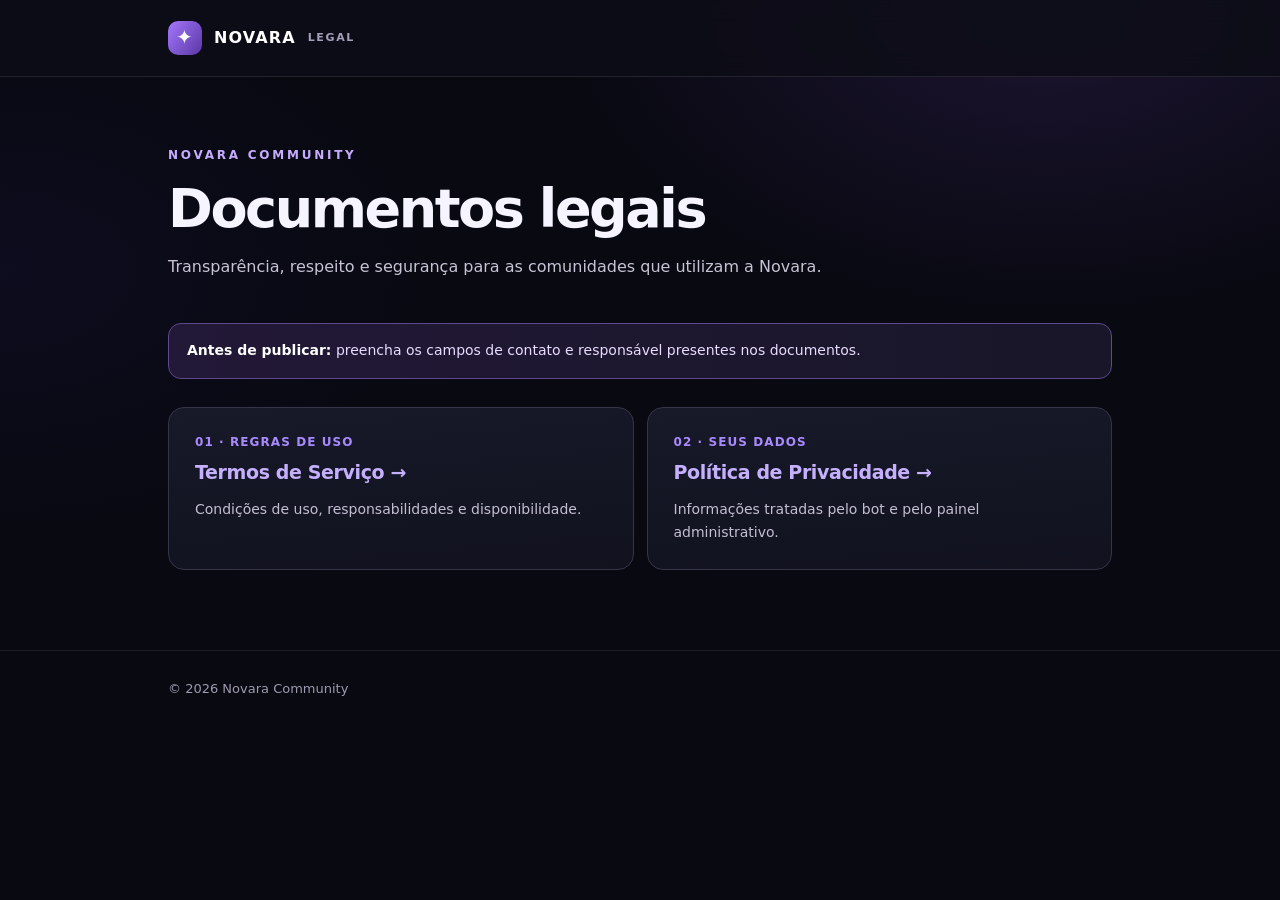
<file: index.html>
<!doctype html><html lang="pt-BR"><head><meta charset="utf-8"><meta name="viewport" content="width=device-width,initial-scale=1"><meta name="theme-color" content="#080911"><title>Novara | Documentos legais</title><link rel="stylesheet" href="style.css"></head><body><header class="top"><div class="wrap nav"><a class="brand" href="index.html"><span class="mark">✦</span>NOVARA <span style="color:#a5a0ba;font-size:11px;letter-spacing:.15em">LEGAL</span></a></div></header><main class="wrap"><div class="hero"><div class="eyebrow">Novara Community</div><h1>Documentos legais</h1><p class="lead">Transparência, respeito e segurança para as comunidades que utilizam a Novara.</p></div><div class="callout"><strong>Antes de publicar:</strong> preencha os campos de contato e responsável presentes nos documentos.</div><div class="content" style="padding-bottom:80px;grid-template-columns:repeat(auto-fit,minmax(245px,1fr))"><a class="section" style="text-decoration:none" href="termos.html"><div class="section-num">01 · REGRAS DE USO</div><h2>Termos de Serviço →</h2><p>Condições de uso, responsabilidades e disponibilidade.</p></a><a class="section" style="text-decoration:none" href="privacidade.html"><div class="section-num">02 · SEUS DADOS</div><h2>Política de Privacidade →</h2><p>Informações tratadas pelo bot e pelo painel administrativo.</p></a></div></main><footer class="footer"><div class="wrap foot-inner"><p>© 2026 Novara Community</p></div></footer></body></html>
</file>
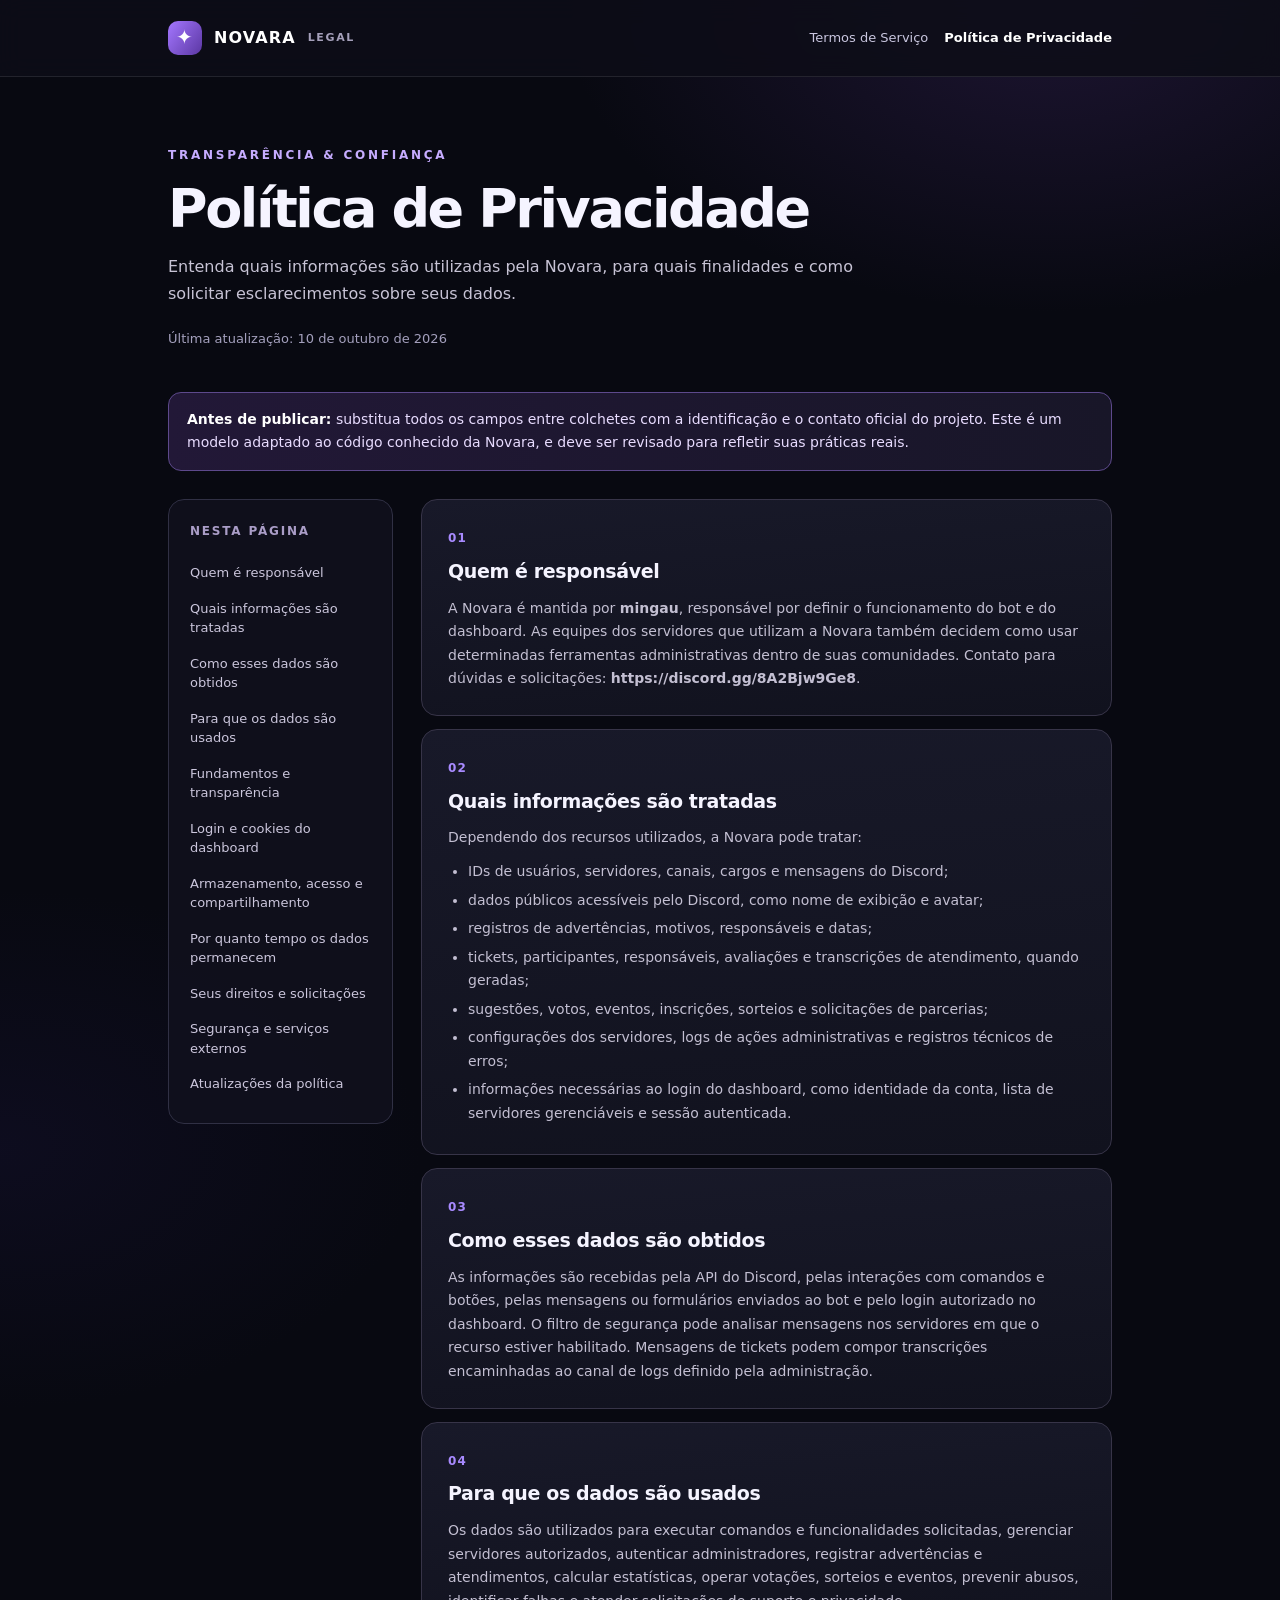
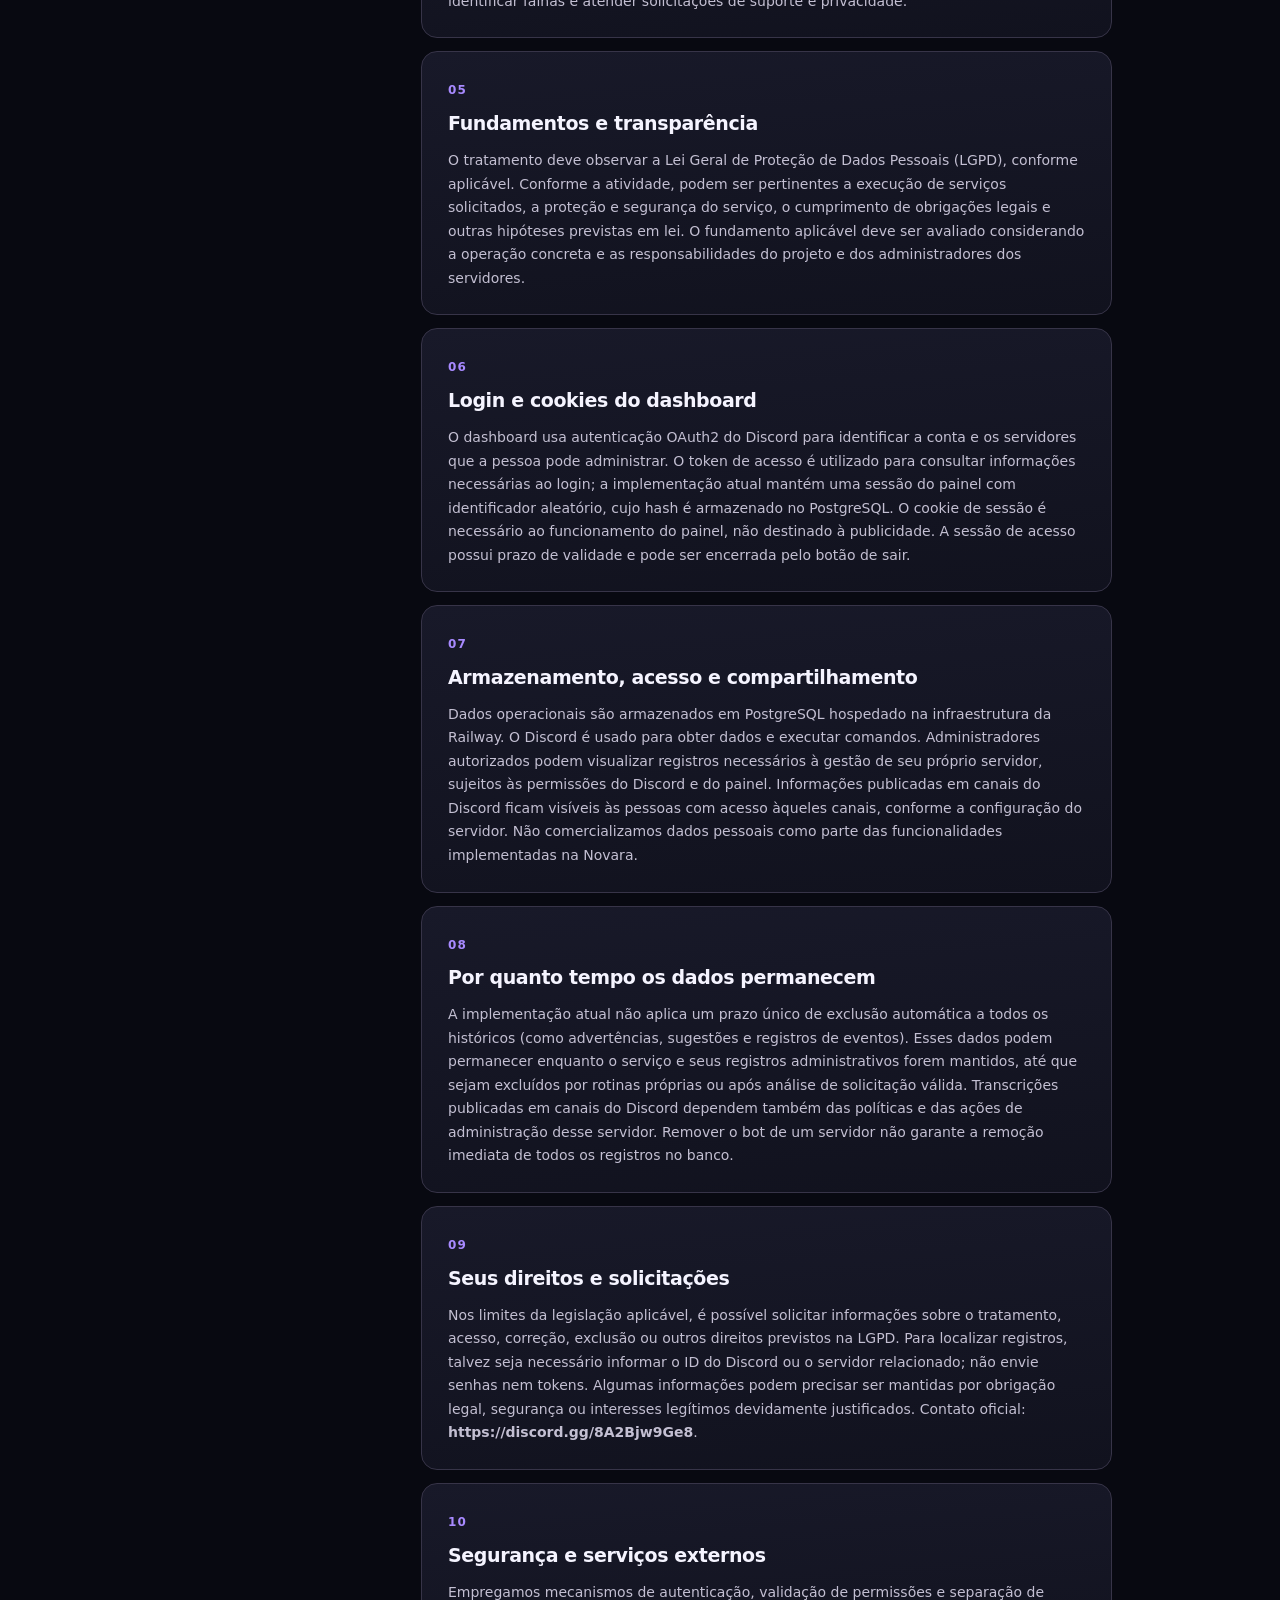
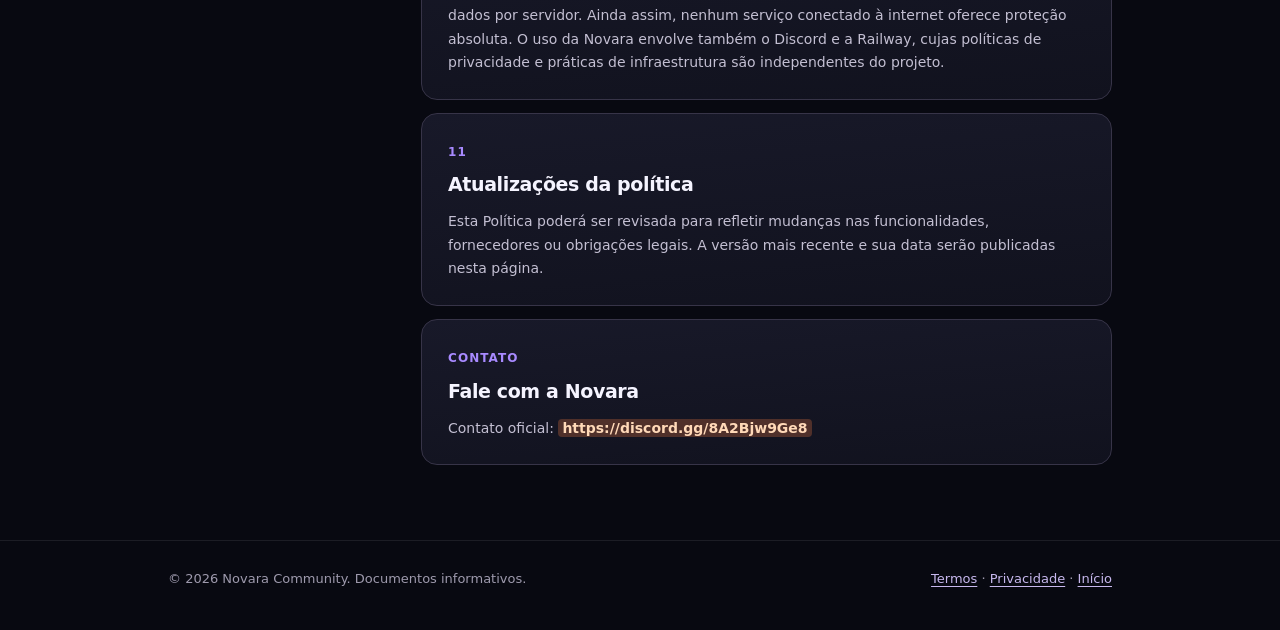
<file: privacidade.html>
<!doctype html>
<html lang="pt-BR"><head><meta charset="utf-8"><meta name="viewport" content="width=device-width,initial-scale=1"><meta name="theme-color" content="#080911"><meta name="description" content="Política de Privacidade da Novara Community — bot Discord e dashboard."><title>Política de Privacidade | Novara</title><link rel="stylesheet" href="style.css"></head>
<body><header class="top"><div class="wrap nav"><a class="brand" href="index.html"><span class="mark">✦</span>NOVARA <span style="color:#a5a0ba;font-size:11px;letter-spacing:.15em">LEGAL</span></a><nav class="navlinks"><a class="" href="termos.html">Termos de Serviço</a><a class="active" href="privacidade.html">Política de Privacidade</a></nav></div></header>
<main class="wrap"><div class="hero"><div class="eyebrow">Transparência & confiança</div><h1>Política de Privacidade</h1><p class="lead">Entenda quais informações são utilizadas pela Novara, para quais finalidades e como solicitar esclarecimentos sobre seus dados.</p><p class="meta">Última atualização: 10 de outubro de 2026</p></div>
<div class="callout"><strong>Antes de publicar:</strong> substitua todos os campos entre colchetes com a identificação e o contato oficial do projeto. Este é um modelo adaptado ao código conhecido da Novara, e deve ser revisado para refletir suas práticas reais.</div>
<div class="grid"><aside class="side"><h2>Nesta página</h2><a href="#s1">Quem é responsável</a><a href="#s2">Quais informações são tratadas</a><a href="#s3">Como esses dados são obtidos</a><a href="#s4">Para que os dados são usados</a><a href="#s5">Fundamentos e transparência</a><a href="#s6">Login e cookies do dashboard</a><a href="#s7">Armazenamento, acesso e compartilhamento</a><a href="#s8">Por quanto tempo os dados permanecem</a><a href="#s9">Seus direitos e solicitações</a><a href="#s10">Segurança e serviços externos</a><a href="#s11">Atualizações da política</a></aside><article class="content"><section class="section" id="s1"><span class="section-num">01</span><h2>Quem é responsável</h2><div class="copy"><p>A Novara é mantida por <strong>mingau</strong>, responsável por definir o funcionamento do bot e do dashboard. As equipes dos servidores que utilizam a Novara também decidem como usar determinadas ferramentas administrativas dentro de suas comunidades. Contato para dúvidas e solicitações: <strong>https://discord.gg/8A2Bjw9Ge8</strong>.</p></div></section><section class="section" id="s2"><span class="section-num">02</span><h2>Quais informações são tratadas</h2><div class="copy"><p>Dependendo dos recursos utilizados, a Novara pode tratar: <ul><li>IDs de usuários, servidores, canais, cargos e mensagens do Discord;</li><li>dados públicos acessíveis pelo Discord, como nome de exibição e avatar;</li><li>registros de advertências, motivos, responsáveis e datas;</li><li>tickets, participantes, responsáveis, avaliações e transcrições de atendimento, quando geradas;</li><li>sugestões, votos, eventos, inscrições, sorteios e solicitações de parcerias;</li><li>configurações dos servidores, logs de ações administrativas e registros técnicos de erros;</li><li>informações necessárias ao login do dashboard, como identidade da conta, lista de servidores gerenciáveis e sessão autenticada.</li></ul></p></div></section><section class="section" id="s3"><span class="section-num">03</span><h2>Como esses dados são obtidos</h2><div class="copy"><p>As informações são recebidas pela API do Discord, pelas interações com comandos e botões, pelas mensagens ou formulários enviados ao bot e pelo login autorizado no dashboard. O filtro de segurança pode analisar mensagens nos servidores em que o recurso estiver habilitado. Mensagens de tickets podem compor transcrições encaminhadas ao canal de logs definido pela administração.</p></div></section><section class="section" id="s4"><span class="section-num">04</span><h2>Para que os dados são usados</h2><div class="copy"><p>Os dados são utilizados para executar comandos e funcionalidades solicitadas, gerenciar servidores autorizados, autenticar administradores, registrar advertências e atendimentos, calcular estatísticas, operar votações, sorteios e eventos, prevenir abusos, identificar falhas e atender solicitações de suporte e privacidade.</p></div></section><section class="section" id="s5"><span class="section-num">05</span><h2>Fundamentos e transparência</h2><div class="copy"><p>O tratamento deve observar a Lei Geral de Proteção de Dados Pessoais (LGPD), conforme aplicável. Conforme a atividade, podem ser pertinentes a execução de serviços solicitados, a proteção e segurança do serviço, o cumprimento de obrigações legais e outras hipóteses previstas em lei. O fundamento aplicável deve ser avaliado considerando a operação concreta e as responsabilidades do projeto e dos administradores dos servidores.</p></div></section><section class="section" id="s6"><span class="section-num">06</span><h2>Login e cookies do dashboard</h2><div class="copy"><p>O dashboard usa autenticação OAuth2 do Discord para identificar a conta e os servidores que a pessoa pode administrar. O token de acesso é utilizado para consultar informações necessárias ao login; a implementação atual mantém uma sessão do painel com identificador aleatório, cujo hash é armazenado no PostgreSQL. O cookie de sessão é necessário ao funcionamento do painel, não destinado à publicidade. A sessão de acesso possui prazo de validade e pode ser encerrada pelo botão de sair.</p></div></section><section class="section" id="s7"><span class="section-num">07</span><h2>Armazenamento, acesso e compartilhamento</h2><div class="copy"><p>Dados operacionais são armazenados em PostgreSQL hospedado na infraestrutura da Railway. O Discord é usado para obter dados e executar comandos. Administradores autorizados podem visualizar registros necessários à gestão de seu próprio servidor, sujeitos às permissões do Discord e do painel. Informações publicadas em canais do Discord ficam visíveis às pessoas com acesso àqueles canais, conforme a configuração do servidor. Não comercializamos dados pessoais como parte das funcionalidades implementadas na Novara.</p></div></section><section class="section" id="s8"><span class="section-num">08</span><h2>Por quanto tempo os dados permanecem</h2><div class="copy"><p>A implementação atual não aplica um prazo único de exclusão automática a todos os históricos (como advertências, sugestões e registros de eventos). Esses dados podem permanecer enquanto o serviço e seus registros administrativos forem mantidos, até que sejam excluídos por rotinas próprias ou após análise de solicitação válida. Transcrições publicadas em canais do Discord dependem também das políticas e das ações de administração desse servidor. Remover o bot de um servidor não garante a remoção imediata de todos os registros no banco.</p></div></section><section class="section" id="s9"><span class="section-num">09</span><h2>Seus direitos e solicitações</h2><div class="copy"><p>Nos limites da legislação aplicável, é possível solicitar informações sobre o tratamento, acesso, correção, exclusão ou outros direitos previstos na LGPD. Para localizar registros, talvez seja necessário informar o ID do Discord ou o servidor relacionado; não envie senhas nem tokens. Algumas informações podem precisar ser mantidas por obrigação legal, segurança ou interesses legítimos devidamente justificados. Contato oficial: <strong>https://discord.gg/8A2Bjw9Ge8</strong>.</p></div></section><section class="section" id="s10"><span class="section-num">10</span><h2>Segurança e serviços externos</h2><div class="copy"><p>Empregamos mecanismos de autenticação, validação de permissões e separação de dados por servidor. Ainda assim, nenhum serviço conectado à internet oferece proteção absoluta. O uso da Novara envolve também o Discord e a Railway, cujas políticas de privacidade e práticas de infraestrutura são independentes do projeto.</p></div></section><section class="section" id="s11"><span class="section-num">11</span><h2>Atualizações da política</h2><div class="copy"><p>Esta Política poderá ser revisada para refletir mudanças nas funcionalidades, fornecedores ou obrigações legais. A versão mais recente e sua data serão publicadas nesta página.</p></div></section><section class="section"><span class="section-num">CONTATO</span><h2>Fale com a Novara</h2><p>Contato oficial: <strong class="place">https://discord.gg/8A2Bjw9Ge8</strong></p></section></article></div></main>
<footer class="footer"><div class="wrap foot-inner"><p>© 2026 Novara Community. Documentos informativos.</p><div><a href="termos.html">Termos</a> · <a href="privacidade.html">Privacidade</a> · <a href="index.html">Início</a></div></div></footer></body></html>
</file>
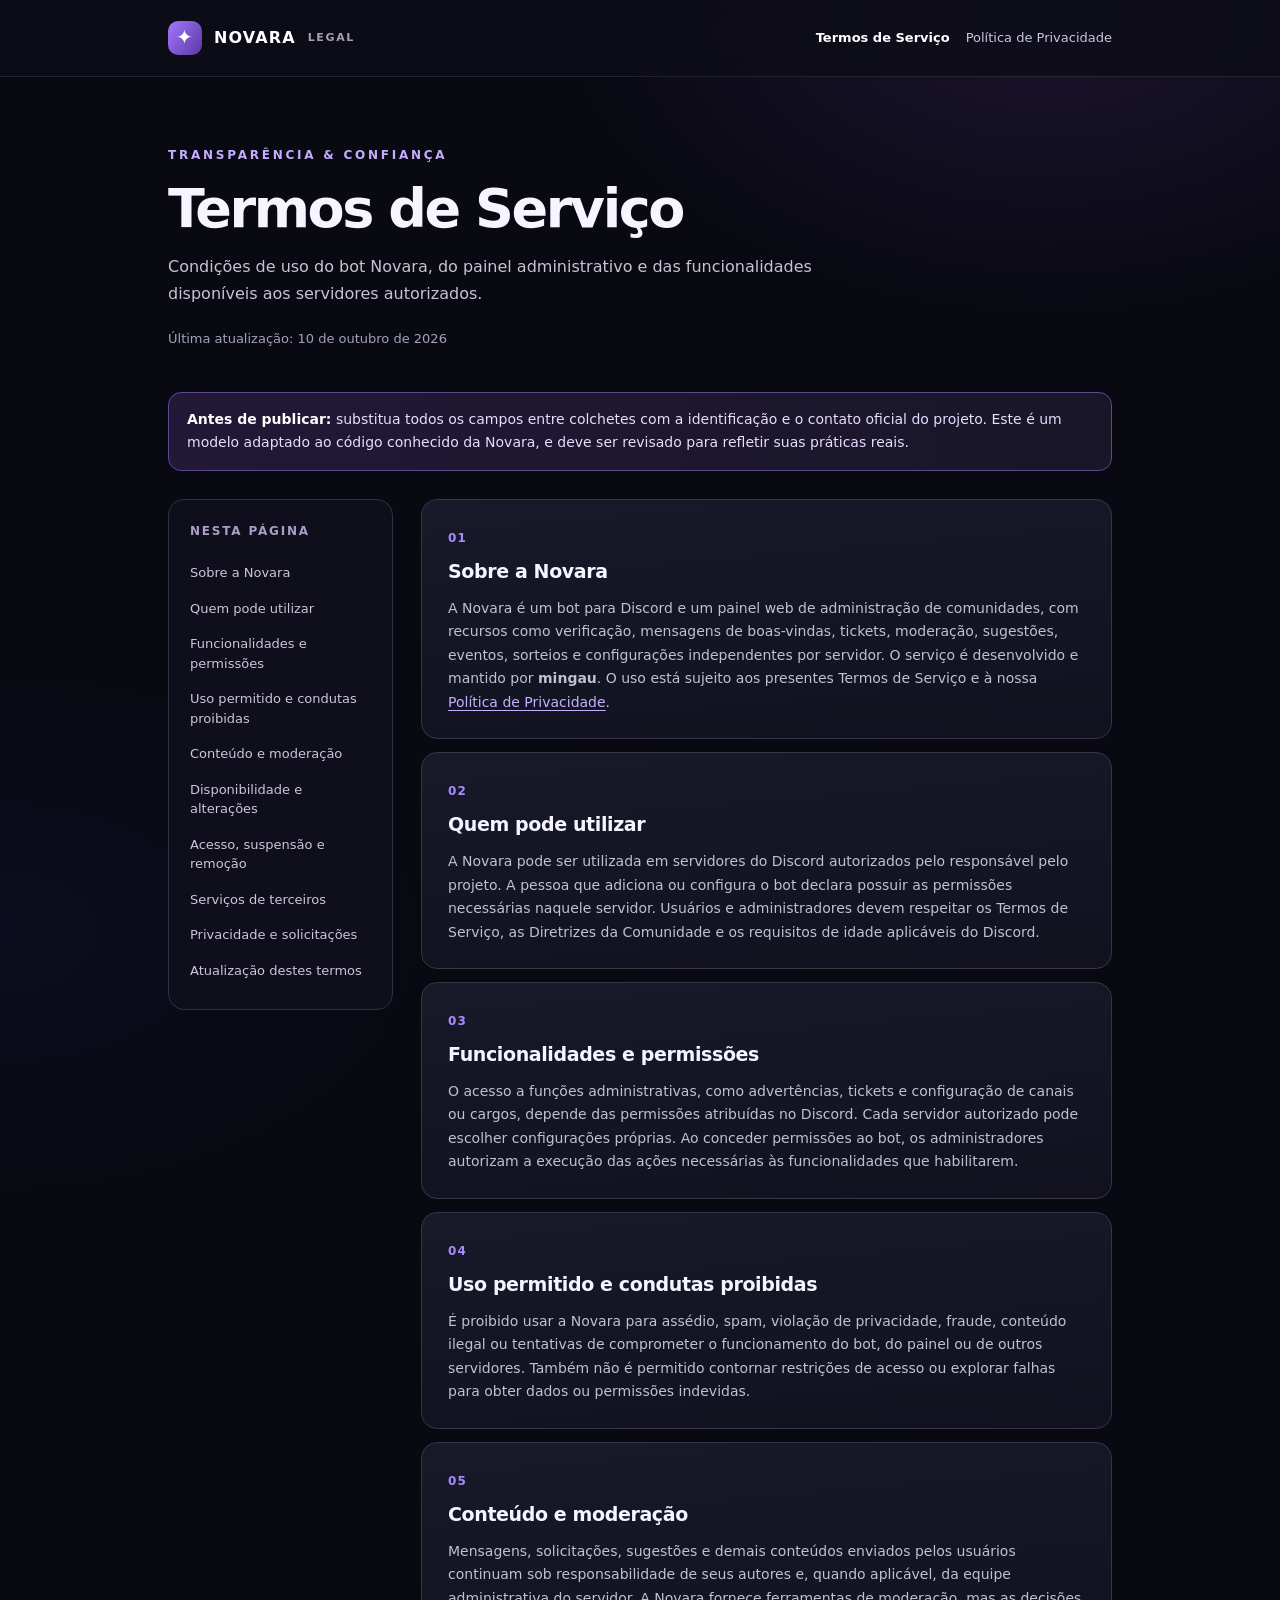
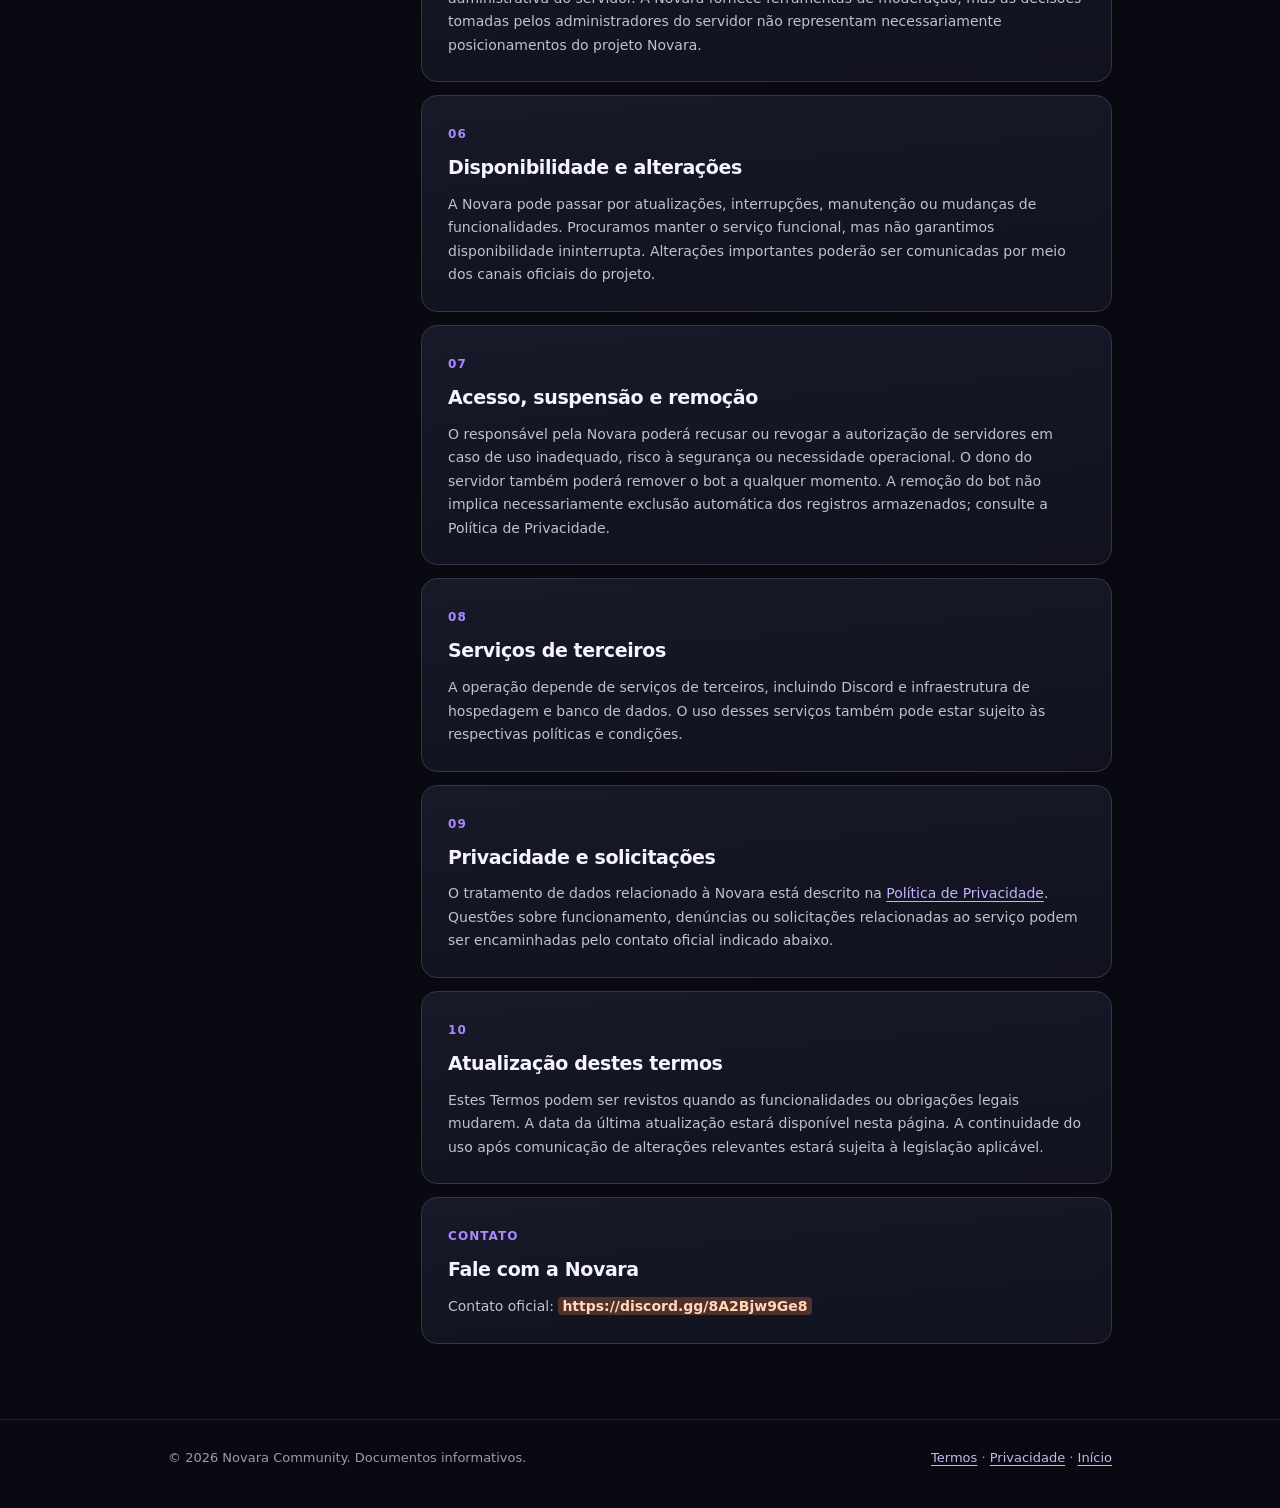
<file: termos.html>
<!doctype html>
<html lang="pt-BR"><head><meta charset="utf-8"><meta name="viewport" content="width=device-width,initial-scale=1"><meta name="theme-color" content="#080911"><meta name="description" content="Termos de Serviço da Novara Community — bot Discord e dashboard."><title>Termos de Serviço | Novara</title><link rel="stylesheet" href="style.css"></head>
<body><header class="top"><div class="wrap nav"><a class="brand" href="index.html"><span class="mark">✦</span>NOVARA <span style="color:#a5a0ba;font-size:11px;letter-spacing:.15em">LEGAL</span></a><nav class="navlinks"><a class="active" href="termos.html">Termos de Serviço</a><a class="" href="privacidade.html">Política de Privacidade</a></nav></div></header>
<main class="wrap"><div class="hero"><div class="eyebrow">Transparência & confiança</div><h1>Termos de Serviço</h1><p class="lead">Condições de uso do bot Novara, do painel administrativo e das funcionalidades disponíveis aos servidores autorizados.</p><p class="meta">Última atualização: 10 de outubro de 2026</p></div>
<div class="callout"><strong>Antes de publicar:</strong> substitua todos os campos entre colchetes com a identificação e o contato oficial do projeto. Este é um modelo adaptado ao código conhecido da Novara, e deve ser revisado para refletir suas práticas reais.</div>
<div class="grid"><aside class="side"><h2>Nesta página</h2><a href="#s1">Sobre a Novara</a><a href="#s2">Quem pode utilizar</a><a href="#s3">Funcionalidades e permissões</a><a href="#s4">Uso permitido e condutas proibidas</a><a href="#s5">Conteúdo e moderação</a><a href="#s6">Disponibilidade e alterações</a><a href="#s7">Acesso, suspensão e remoção</a><a href="#s8">Serviços de terceiros</a><a href="#s9">Privacidade e solicitações</a><a href="#s10">Atualização destes termos</a></aside><article class="content"><section class="section" id="s1"><span class="section-num">01</span><h2>Sobre a Novara</h2><div class="copy"><p>A Novara é um bot para Discord e um painel web de administração de comunidades, com recursos como verificação, mensagens de boas-vindas, tickets, moderação, sugestões, eventos, sorteios e configurações independentes por servidor. O serviço é desenvolvido e mantido por <strong>mingau</strong>. O uso está sujeito aos presentes Termos de Serviço e à nossa <a href="privacidade.html">Política de Privacidade</a>.</p></div></section><section class="section" id="s2"><span class="section-num">02</span><h2>Quem pode utilizar</h2><div class="copy"><p>A Novara pode ser utilizada em servidores do Discord autorizados pelo responsável pelo projeto. A pessoa que adiciona ou configura o bot declara possuir as permissões necessárias naquele servidor. Usuários e administradores devem respeitar os Termos de Serviço, as Diretrizes da Comunidade e os requisitos de idade aplicáveis do Discord.</p></div></section><section class="section" id="s3"><span class="section-num">03</span><h2>Funcionalidades e permissões</h2><div class="copy"><p>O acesso a funções administrativas, como advertências, tickets e configuração de canais ou cargos, depende das permissões atribuídas no Discord. Cada servidor autorizado pode escolher configurações próprias. Ao conceder permissões ao bot, os administradores autorizam a execução das ações necessárias às funcionalidades que habilitarem.</p></div></section><section class="section" id="s4"><span class="section-num">04</span><h2>Uso permitido e condutas proibidas</h2><div class="copy"><p>É proibido usar a Novara para assédio, spam, violação de privacidade, fraude, conteúdo ilegal ou tentativas de comprometer o funcionamento do bot, do painel ou de outros servidores. Também não é permitido contornar restrições de acesso ou explorar falhas para obter dados ou permissões indevidas.</p></div></section><section class="section" id="s5"><span class="section-num">05</span><h2>Conteúdo e moderação</h2><div class="copy"><p>Mensagens, solicitações, sugestões e demais conteúdos enviados pelos usuários continuam sob responsabilidade de seus autores e, quando aplicável, da equipe administrativa do servidor. A Novara fornece ferramentas de moderação, mas as decisões tomadas pelos administradores do servidor não representam necessariamente posicionamentos do projeto Novara.</p></div></section><section class="section" id="s6"><span class="section-num">06</span><h2>Disponibilidade e alterações</h2><div class="copy"><p>A Novara pode passar por atualizações, interrupções, manutenção ou mudanças de funcionalidades. Procuramos manter o serviço funcional, mas não garantimos disponibilidade ininterrupta. Alterações importantes poderão ser comunicadas por meio dos canais oficiais do projeto.</p></div></section><section class="section" id="s7"><span class="section-num">07</span><h2>Acesso, suspensão e remoção</h2><div class="copy"><p>O responsável pela Novara poderá recusar ou revogar a autorização de servidores em caso de uso inadequado, risco à segurança ou necessidade operacional. O dono do servidor também poderá remover o bot a qualquer momento. A remoção do bot não implica necessariamente exclusão automática dos registros armazenados; consulte a Política de Privacidade.</p></div></section><section class="section" id="s8"><span class="section-num">08</span><h2>Serviços de terceiros</h2><div class="copy"><p>A operação depende de serviços de terceiros, incluindo Discord e infraestrutura de hospedagem e banco de dados. O uso desses serviços também pode estar sujeito às respectivas políticas e condições.</p></div></section><section class="section" id="s9"><span class="section-num">09</span><h2>Privacidade e solicitações</h2><div class="copy"><p>O tratamento de dados relacionado à Novara está descrito na <a href="privacidade.html">Política de Privacidade</a>. Questões sobre funcionamento, denúncias ou solicitações relacionadas ao serviço podem ser encaminhadas pelo contato oficial indicado abaixo.</p></div></section><section class="section" id="s10"><span class="section-num">10</span><h2>Atualização destes termos</h2><div class="copy"><p>Estes Termos podem ser revistos quando as funcionalidades ou obrigações legais mudarem. A data da última atualização estará disponível nesta página. A continuidade do uso após comunicação de alterações relevantes estará sujeita à legislação aplicável.</p></div></section><section class="section"><span class="section-num">CONTATO</span><h2>Fale com a Novara</h2><p>Contato oficial: <strong class="place">https://discord.gg/8A2Bjw9Ge8</strong></p></section></article></div></main>
<footer class="footer"><div class="wrap foot-inner"><p>© 2026 Novara Community. Documentos informativos.</p><div><a href="termos.html">Termos</a> · <a href="privacidade.html">Privacidade</a> · <a href="index.html">Início</a></div></div></footer></body></html>
</file>
<file: style.css>
:root{color-scheme:dark;--bg:#080911;--card:#121422;--card2:#171928;--border:#303044;--text:#f5f4ff;--muted:#aaa9bf;--purple:#ac87ff;--purple2:#7b55d8;--max:1000px}*{box-sizing:border-box}html{scroll-behavior:smooth}body{margin:0;background:radial-gradient(ellipse 750px 480px at 82% 0%,#32205282,transparent 65%),radial-gradient(ellipse 650px 400px at 0% 30%,#1a143e4d,transparent 65%),var(--bg);color:var(--text);font-family:Inter,ui-sans-serif,system-ui,-apple-system,'Segoe UI',Arial,sans-serif;line-height:1.68;min-height:100vh}a{color:#c5b0ff;text-underline-offset:3px}a:hover{color:white}.wrap{max-width:var(--max);margin:0 auto;padding:0 28px}.top{border-bottom:1px solid #ffffff18;background:#0d0d18dd;backdrop-filter:blur(12px)}.nav{min-height:76px;display:flex;justify-content:space-between;align-items:center;gap:12px}.brand{font-weight:800;letter-spacing:.07em;color:#fff;text-decoration:none;display:flex;align-items:center;gap:12px}.mark{width:34px;height:34px;display:grid;place-items:center;border-radius:10px;color:white;background:linear-gradient(125deg,#a477ff,#5b37a3);font-size:20px}.navlinks{display:flex;flex-wrap:wrap;gap:16px;font-size:13px}.navlinks a{color:#c9c6df;text-decoration:none}.navlinks a.active{color:#fff;font-weight:750}.hero{padding:68px 0 42px}.eyebrow{font-size:12px;letter-spacing:.23em;color:#c6acff;font-weight:750;text-transform:uppercase}.hero h1{font-size:clamp(32px,5vw,54px);letter-spacing:-.045em;line-height:1.15;margin:13px 0 14px}.lead{font-size:16px;color:#c7c3d5;max-width:710px;margin:0}.meta{color:#a4a0bd;font-size:13px;margin:20px 0 0}.callout{margin:0 0 28px;border:1px solid #5d498c;background:linear-gradient(90deg,#221837,#181628);border-radius:13px;padding:15px 18px;color:#e8dcff;font-size:14px}.callout strong{color:#fff}.grid{display:grid;grid-template-columns:225px 1fr;gap:28px;align-items:start;padding-bottom:75px}.side{position:sticky;top:25px;background:#11111ed9;border:1px solid var(--border);border-radius:16px;padding:21px}.side h2{margin:0 0 14px;font-size:12px;color:#aa9dc7;text-transform:uppercase;letter-spacing:.15em}.side a{display:block;font-size:13px;line-height:1.5;text-decoration:none;padding:8px 0;color:#cbc6dc}.side a:hover{color:var(--purple)}.content{display:grid;gap:13px}.section{padding:24px 26px;background:linear-gradient(175deg,#181929,#11121e);border:1px solid #373448;border-radius:16px}.section-num{color:#a88aff;font-size:12px;font-weight:700;letter-spacing:.09em}.section h2{font-size:19px;margin:5px 0 9px;letter-spacing:-.02em}.section p,.section ul{color:#c3bfd2;font-size:14px;margin:0}.section ul{padding-left:20px;margin-top:10px}.section li{margin:5px 0}.place{background:#50302a;color:#ffd9b8;padding:1px 4px;border-radius:4px}.footer{border-top:1px solid #ffffff15;color:#9e9aad;padding:27px 0 40px;font-size:13px}.foot-inner{display:flex;justify-content:space-between;gap:20px;flex-wrap:wrap}.footer a{color:#c7b8ee}.footer p{margin:0}.notice{font-size:13px;color:#a49ebc;padding:0 0 35px}@media(max-width:760px){.grid{display:block}.side{position:static;margin-bottom:18px}.side a{display:inline-block;margin-right:16px;padding:5px 0}.hero{padding:46px 0 30px}.section{padding:20px}.wrap{padding:0 16px}}
</file>
